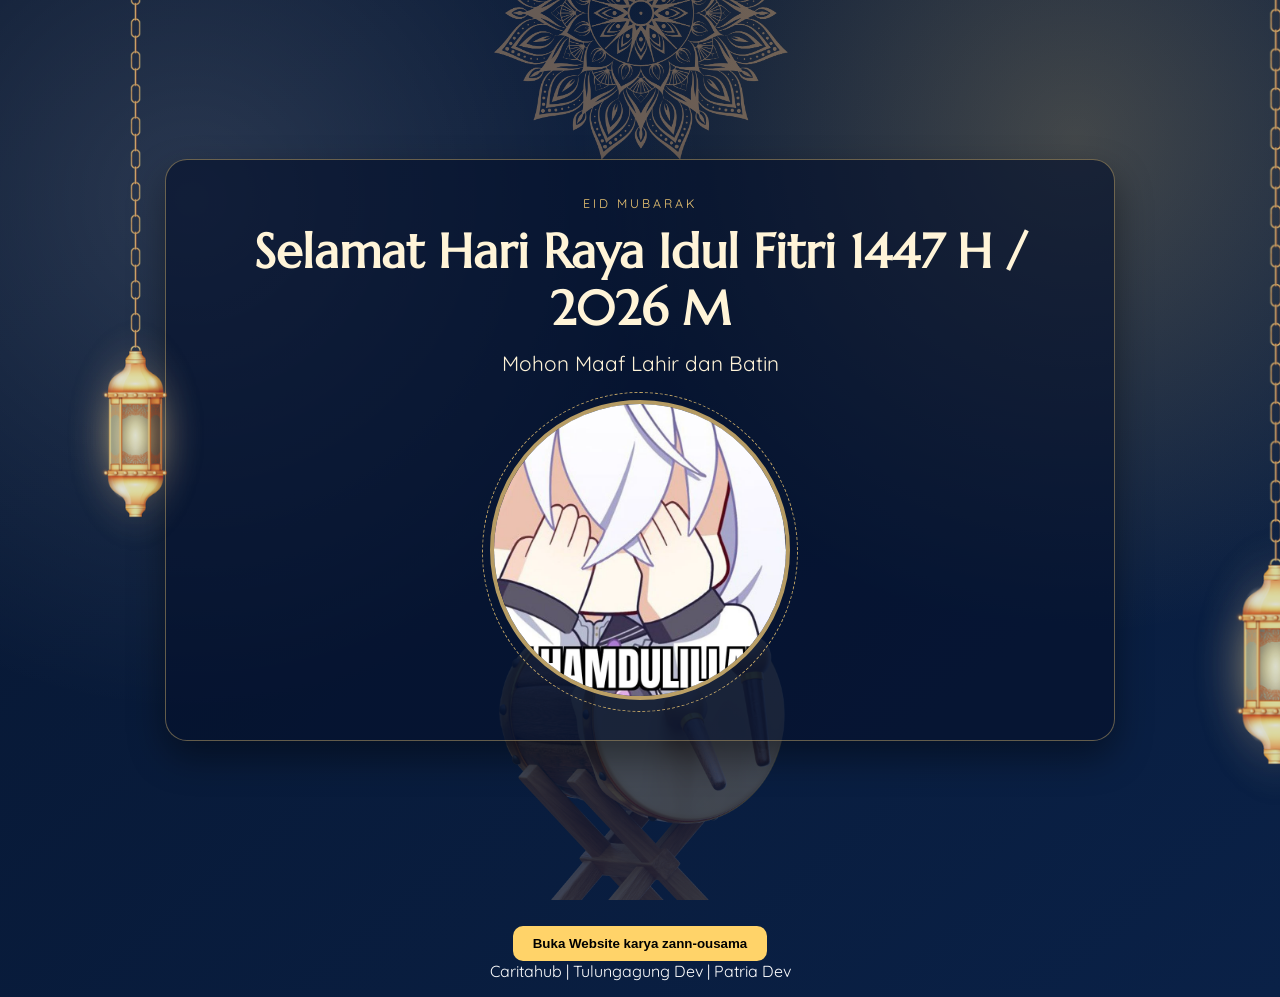
<file: index.html>
<!DOCTYPE html>
<html lang="id">
<head>
  <meta charset="UTF-8" />
  <meta name="viewport" content="width=device-width, initial-scale=1.0" />
  <title>Ucapan Idul Fitri 1447H - Variasi 3</title>
  <link rel="preconnect" href="https://fonts.googleapis.com" />
  <link rel="preconnect" href="https://fonts.gstatic.com" crossorigin />
  <link href="https://fonts.googleapis.com/css2?family=Marcellus&family=Quicksand:wght@400;500;700&display=swap" rel="stylesheet" />
  <link rel="stylesheet" href="style.css" />
</head>
<body>
  <section class="scene">
    <img class="top-ornament" src="assets/ornament.png" alt="Ornamen atas" />
    <img class="top-lantern top-lantern-left" src="assets/lentera1.png" alt="Lentera kiri" />
    <img class="top-lantern top-lantern-right" src="assets/lentera1.png" alt="Lentera kanan" />
    <img class="bedug" src="assets/bedug.png" alt="Bedug" />

    <div class="panel">
      <span class="headline">Eid Mubarak</span>
      <h1>Selamat Hari Raya Idul Fitri 1447 H / 2026 M</h1>
      <p>Mohon Maaf Lahir dan Batin</p>
      <div class="photo-frame">
        <img src="assets/alhamdulillah.jpg" alt="alhamdulillah" />
      </div>
    </div>
   
  </section>
  <footer style="text-align: center; color: white; padding: 16px 0;">
     <a href="profil/index.html" target="_blank">
  <button>Buka Website karya zann-ousama</button>
</a> <br>
    Caritahub | Tulungagung Dev | Patria Dev</footer>
</body>
</html>
</file>
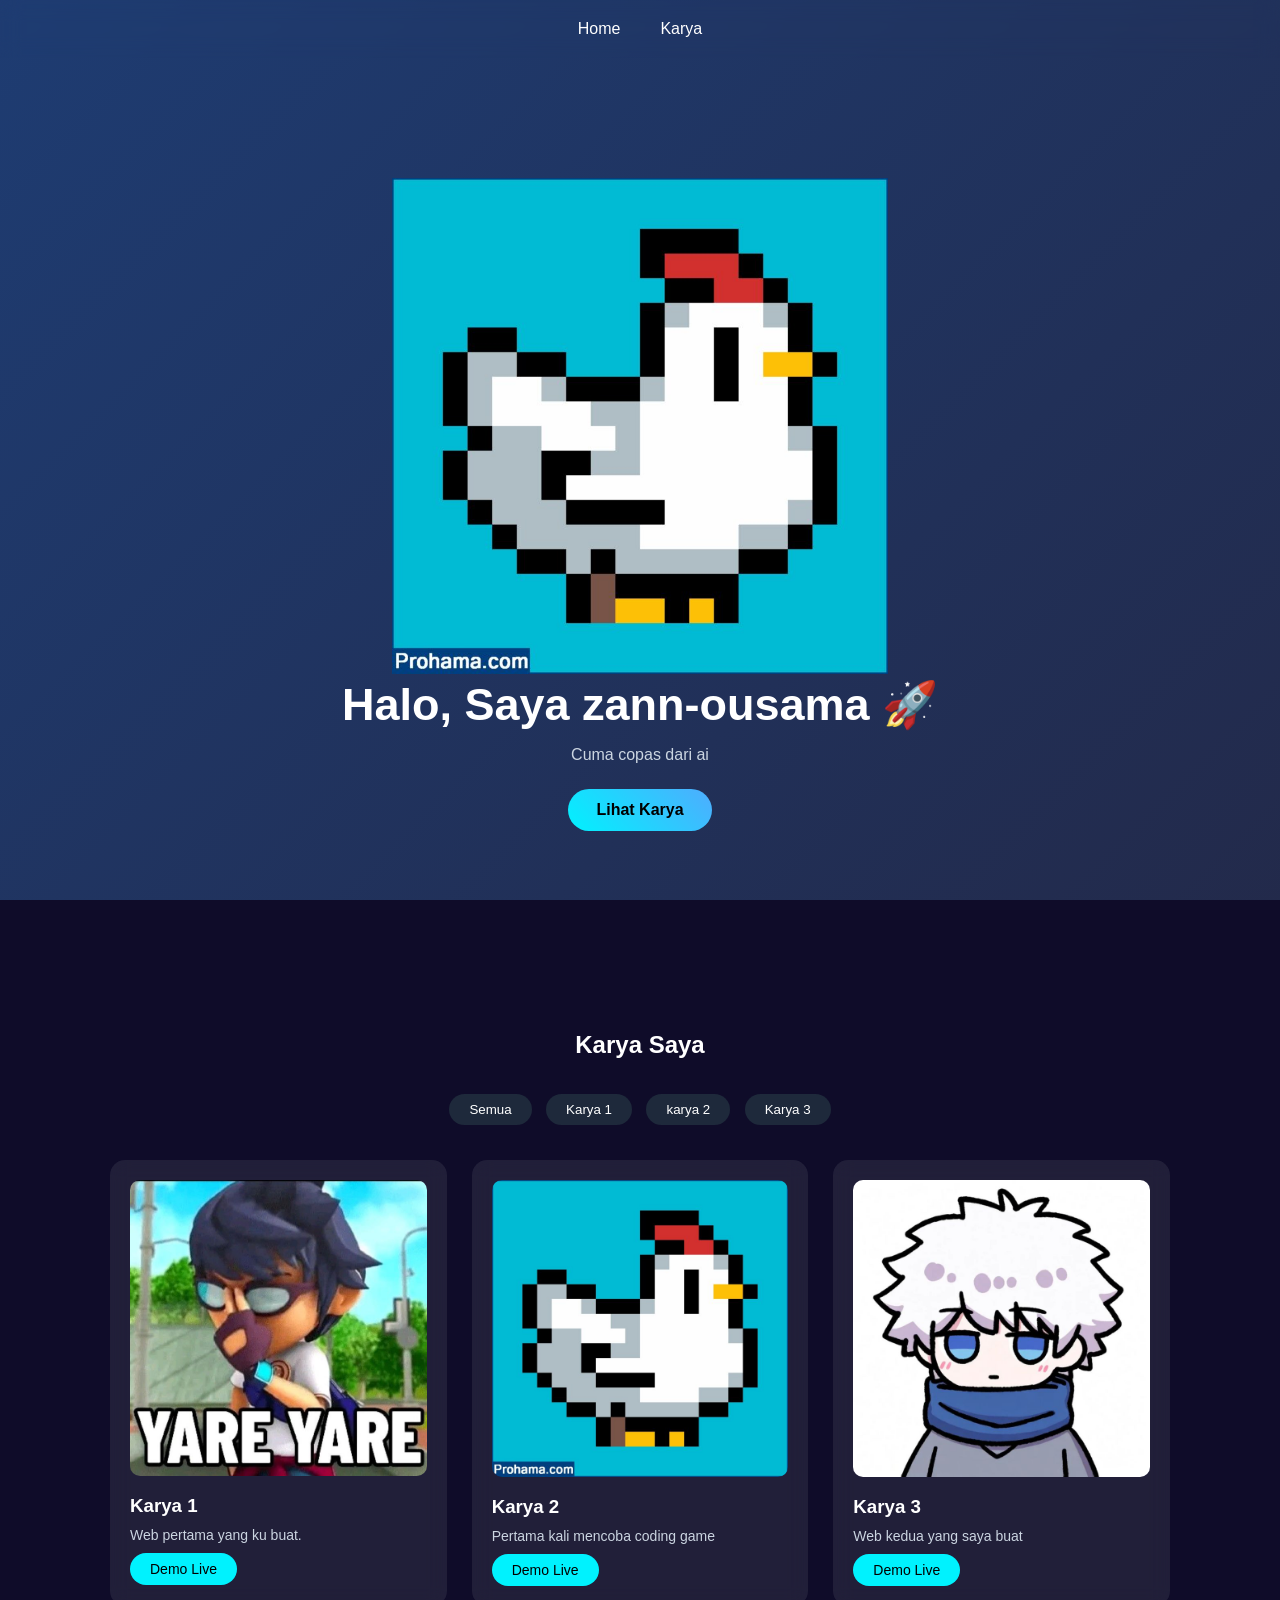
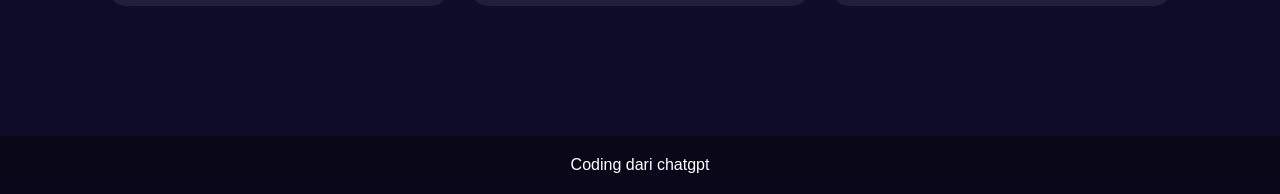
<file: profil/index.html>
<!DOCTYPE html>
<html lang="en">
<head>
<meta charset="UTF-8">
<meta name="viewport" content="width=device-width, initial-scale=1.0">
<title>Portfolio Startup</title>

<link rel="icon" type="image/png" href="../../../../Downloads/images.png">

<link rel="stylesheet" href="style.css">
</head>

<body>

<nav>
<a href="#home">Home</a>
<a href="#portfolio">Karya</a>
</nav>

<section class="hero" id="home">

    <img src="chiken_2_p2-768x768.jpg" width="40%" alt="ayam">
<h1>Halo, Saya zann-ousama 🚀</h1>
<p>Cuma copas dari ai</p>
<a href="#portfolio" class="btn">Lihat Karya</a>
</section>

<section class="portfolio" id="portfolio">
<h2>Karya Saya</h2>

<div class="filter-buttons">
<button onclick="filterProject('all')">Semua</button>
<button onclick="filterProject('web')">Karya 1</button>
<button onclick="filterProject('game')">karya 2</button>
<button onclick="filterProject('design')">Karya 3</button>
</div>

<div class="project-grid">

<div class="project-card web">
<img src="download (10).jpg">
<h3>Karya 1</h3>
<p>Web pertama yang ku buat.</p>
<a href="/html_basic_01/index1.html" class="demo-btn">Demo Live</a>
</div>

<div class="project-card game">
<img src="chiken_2_p2-768x768.jpg">
<h3>Karya 2</h3>
<p>Pertama kali mencoba coding game</p>
<a href="/html_basic_02/game.html" class="demo-btn">Demo Live</a>
</div>

<div class="project-card design">
<img src="[500] avatar 𓂃꙳⋆.jpg">
<h3>Karya 3</h3>
<p>Web kedua yang saya buat</p>
<a href="/html_basic_02/index2.html" class="demo-btn">Demo Live</a>
</div>

</div>
</section>

<footer>
Coding dari chatgpt
</footer>

<script>

/* 🎬 Scroll Animation */
const cards = document.querySelectorAll('.project-card');

window.addEventListener('scroll', () => {
cards.forEach(card => {
const rect = card.getBoundingClientRect();
if(rect.top < window.innerHeight - 100){
card.classList.add('show');
}
});
});

/* 🖼 Filter */
function filterProject(category){
const projects = document.querySelectorAll('.project-card');

projects.forEach(project=>{
project.style.display='none';
if(category === 'all' || project.classList.contains(category)){
project.style.display='block';
}
});
}

</script>

</body>
</html>
</file>
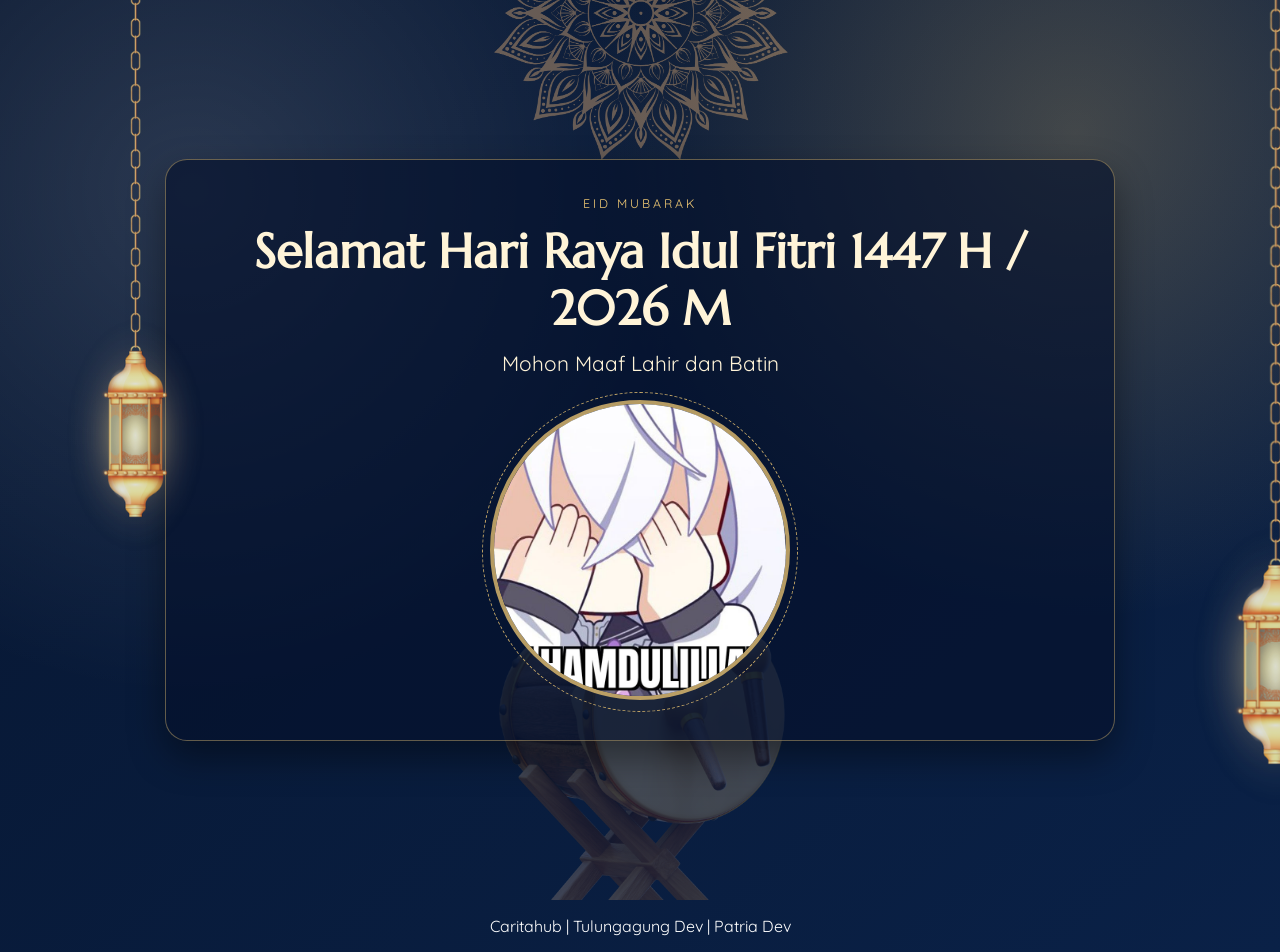
<file: ucapan/index.html>
<!DOCTYPE html>
<html lang="id">
<head>
  <meta charset="UTF-8" />
  <meta name="viewport" content="width=device-width, initial-scale=1.0" />
  <title>Ucapan Idul Fitri 1447H - Variasi 3</title>
  <link rel="preconnect" href="https://fonts.googleapis.com" />
  <link rel="preconnect" href="https://fonts.gstatic.com" crossorigin />
  <link href="https://fonts.googleapis.com/css2?family=Marcellus&family=Quicksand:wght@400;500;700&display=swap" rel="stylesheet" />
  <link rel="stylesheet" href="style.css" />
</head>
<body>
  <section class="scene">
    <img class="top-ornament" src="assets/ornament.png" alt="Ornamen atas" />
    <img class="top-lantern top-lantern-left" src="assets/lentera1.png" alt="Lentera kiri" />
    <img class="top-lantern top-lantern-right" src="assets/lentera1.png" alt="Lentera kanan" />
    <img class="bedug" src="assets/bedug.png" alt="Bedug" />

    <div class="panel">
      <span class="headline">Eid Mubarak</span>
      <h1>Selamat Hari Raya Idul Fitri 1447 H / 2026 M</h1>
      <p>Mohon Maaf Lahir dan Batin</p>
      <div class="photo-frame">
        <img src="assets/alhamdulillah.jpg" alt="alhamdulillah" />
      </div>
    </div>
  </section>
  <footer style="text-align: center; color: white; padding: 16px 0;">Caritahub | Tulungagung Dev | Patria Dev</footer>
</body>
</html>
</file>
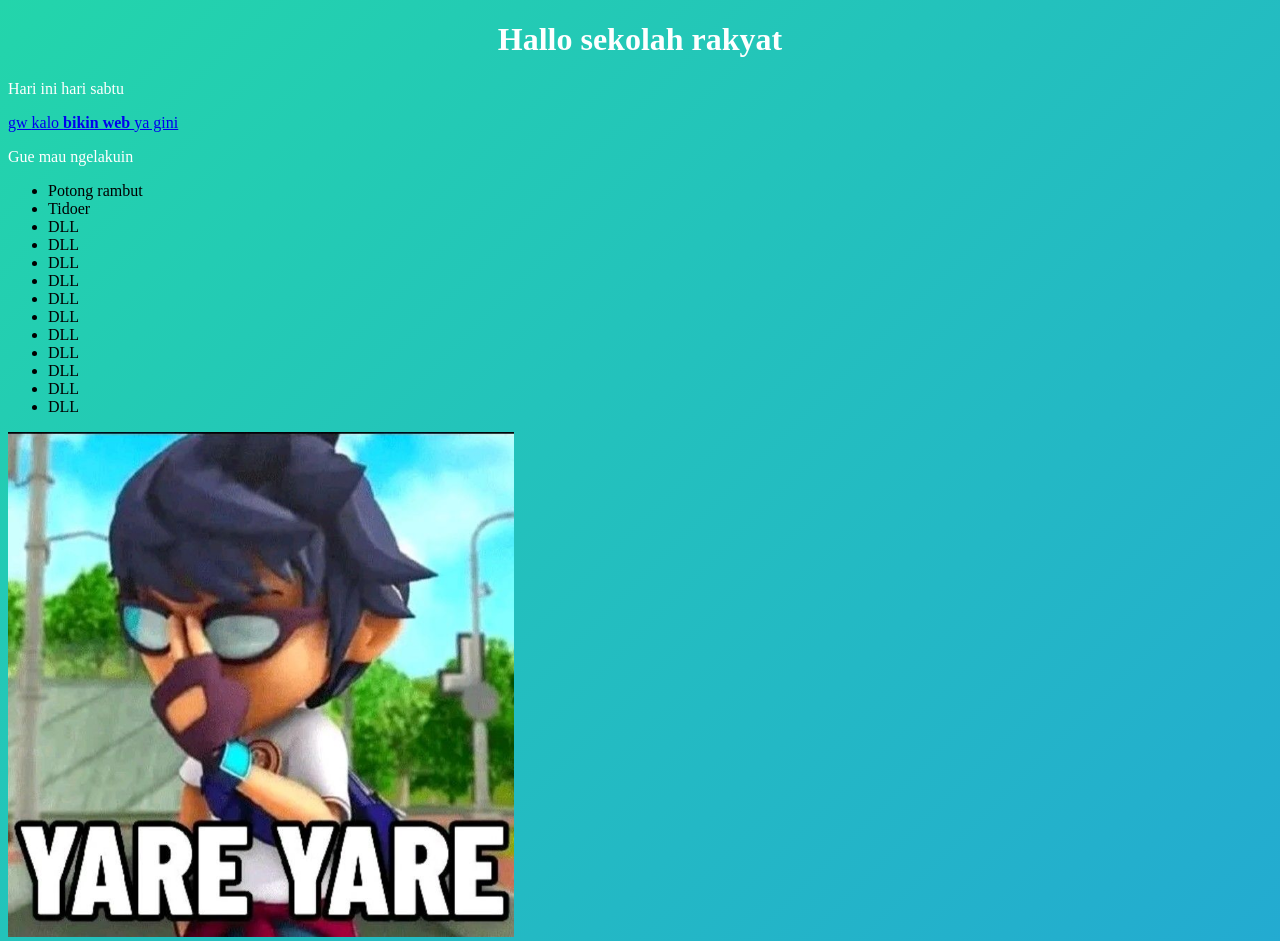
<file: html_basic_01/index1.html>
<!DOCTYPE html>
<html lang="en">
<head>
    <meta charset="UTF-8">
    <meta name="viewport" content="width=device-width, initial-scale=1.0">
    <title>Document</title>
    <link rel="stylesheet" href="style1.css">
</head>
<body>
  <h1>Hallo sekolah rakyat</h1>  
  <p>Hari ini hari sabtu</p>
  <a href="https://ebadrus.my.id/materi/SR_STUDENT_PLAYGROUND.html"><u>gw </u>kalo <b>bikin web </b>ya gini</a>
  <p>Gue mau ngelakuin</p>
  <ul>
    <li>Potong rambut</li>
    <li>Tidoer</li>
    <li>DLL</li>
    <li>DLL</li>
    <li>DLL</li>
    <li>DLL</li>
    <li>DLL</li>
    <li>DLL</li>
    <li>DLL</li>
    <li>DLL</li>
    <li>DLL</li>
    <li>DLL</li>
    <li>DLL</li>
</ul>
<img src="yareyare.jpg" alt="yareyare" width="40%">
</body>
</html>
</file>
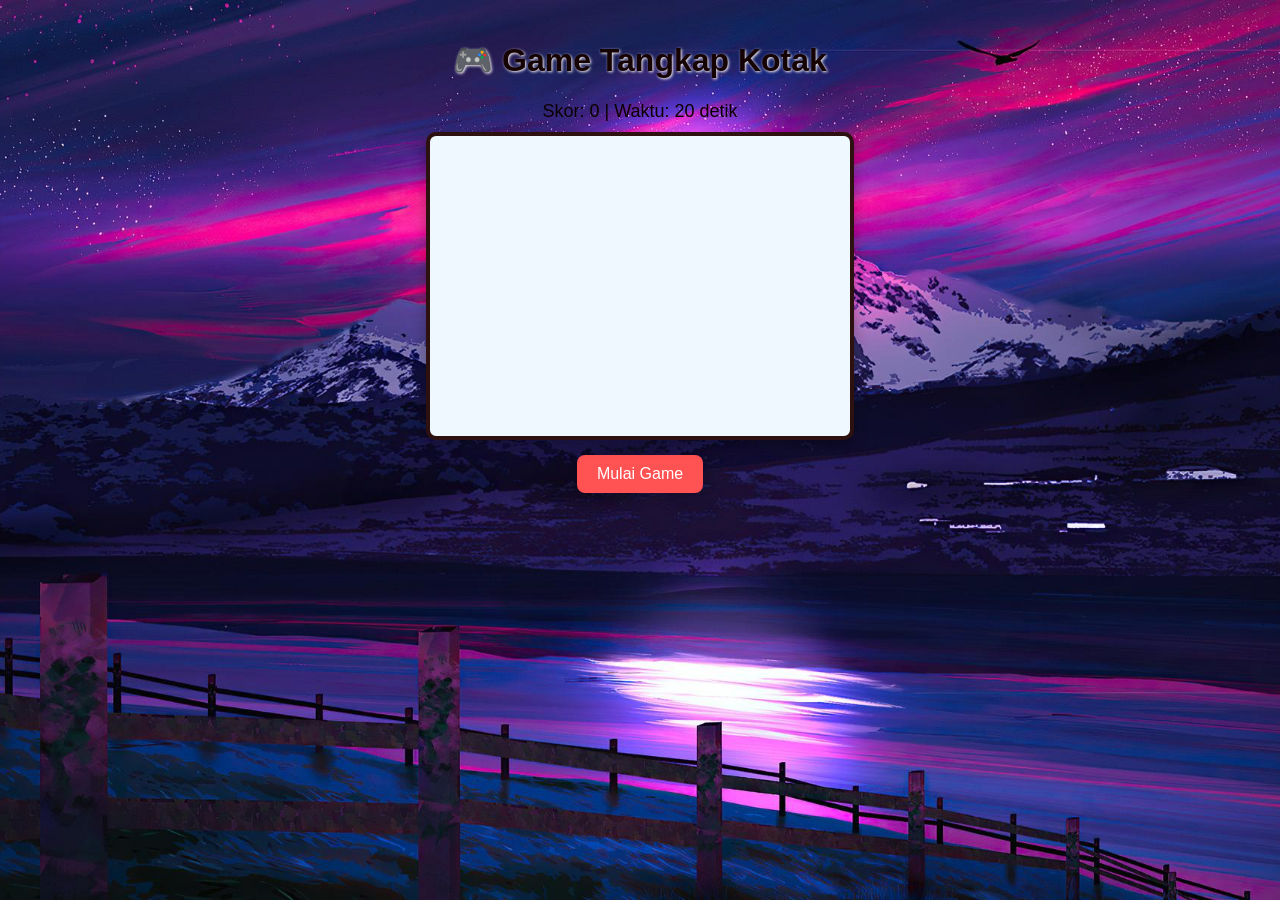
<file: html_basic_02/game.html>
<!DOCTYPE html>
<html>
<head>
  <title>Game Tangkap Kotak</title>
  <style>
    body {
      text-align: center;
      font-family: Arial, sans-serif;
       background-image:url(background.jpg); 
    background-repeat: no-repeat; /* Mencegah gambar berulang */
    background-size: cover; /* Menutupi seluruh layar */
    background-attachment: fixed; /* Gambar tidak bergerak saat di-scroll */
    background-position: center; 
      height: 100vh;
      margin: 0;
      padding-top: 20px;
    }

    h1 {
      color: rgb(21, 2, 2);
      text-shadow: 1px 1px 3px rgb(255, 249, 249);
    }

    #info {
      font-size: 18px;
      color: rgb(12, 0, 0);
      text-shadow: 1px 1px solid white;
      margin-bottom: 10px;
    }

    #gameArea {
      width: 420px;
      height: 300px;
      border: 4px solid rgb(45, 17, 17);
      margin: auto;
      position: relative;
      background-color: aliceblue;
      border-radius: 10px;
      box-shadow: 0 5px 15px rgba(0,0,0,0.3);
    }

    #box {
      width: 40px;
      height: 40px;
      background-image: url(logo.jpg);
      background-size: cover;
      position: absolute;
      display: none;
      cursor: pointer;
      border-radius: 8px;
    }

    button {
      margin-top: 15px;
      padding: 10px 20px;
      border: none;
      border-radius: 8px;
      font-size: 16px;
      cursor: pointer;
      background: #ff5252;
      color: white;
    }

    button:hover {
      background-image: url(logo.jpg);
    }
  </style>
</head>
<body>

<h1>🎮 Game Tangkap Kotak</h1>

<div id="info">
  Skor: <span id="score">0</span> | 
  Waktu: <span id="time">20</span> detik
</div>

<div id="gameArea">
  <div id="box"></div>
</div>

<button onclick="startGame()">Mulai Game</button>

<script>
  let score = 0;
  let timeLeft = 20;
  let gameInterval;
  let timerInterval;

  const box = document.getElementById("box");
  const gameArea = document.getElementById("gameArea");

  function moveBox() {
    const maxX = gameArea.clientWidth - box.clientWidth;
    const maxY = gameArea.clientHeight - box.clientHeight;

    const x = Math.floor(Math.random() * maxX);
    const y = Math.floor(Math.random() * maxY);

    box.style.left = x + "px";
    box.style.top = y + "px";
    box.style.display = "block";
  }

  box.onclick = function () {
    score++;
    document.getElementById("score").innerText = score;
    moveBox();
  };

  function startGame() {
    score = 0;
    timeLeft = 20;
    document.getElementById("score").innerText = score;
    document.getElementById("time").innerText = timeLeft;

    clearInterval(gameInterval);
    clearInterval(timerInterval);

    moveBox();
    gameInterval = setInterval(moveBox, 900);

    timerInterval = setInterval(() => {
      timeLeft--;
      document.getElementById("time").innerText = timeLeft;

      if (timeLeft <= 0) {
        clearInterval(gameInterval);
        clearInterval(timerInterval);
        box.style.display = "none";
        alert("⏰ Waktu habis! Skor akhir: " + score);
      }
    }, 1000);
  }
</script>

</body>
</html>
</file>
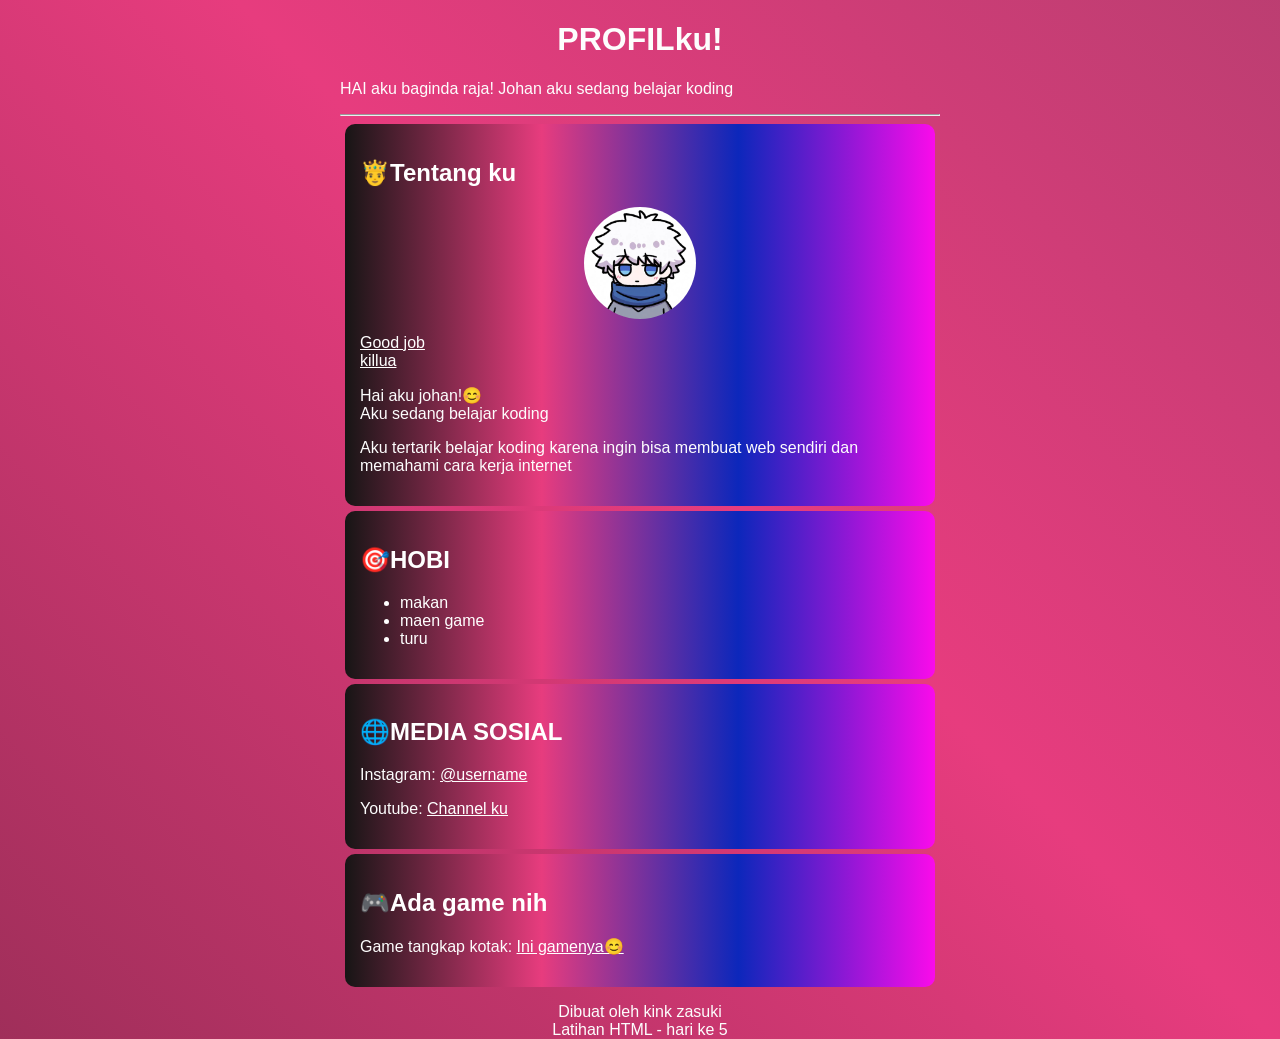
<file: html_basic_02/index2.html>
<!DOCTYPE html>
<html lang="en">
<head>
    <meta charset="UTF-8">
    <meta name="viewport" content="width=device-width, initial-scale=1.0">
    <title>web sang baginda</title>

    <link rel="icon" type="image/png" href="https://ebadrus.my.id/img.png">

    <link rel="stylesheet" href="style2.css">
</head>

<body>
  <h1>PROFILku!</h1>  
  <p>HAI aku baginda raja! Johan aku sedang belajar koding</p>
  <hr>


<section>
  <h2>🤴Tentang ku</h2>

  <img src="avatar.jpg" alt="avatar" width="20%">

  <a href="https://ebadrus.my.id/img.png">Good job</a>
  <br>
  <a href="avatar.jpg">killua</a>
  
  <p>Hai aku johan!😊 <br>
  Aku sedang belajar koding</p>
  <p>Aku tertarik belajar koding karena ingin bisa membuat web sendiri dan memahami cara kerja internet</p>

</section>

<section>
 
  <h2>🎯HOBI</h2>
  <ul>
    <li>makan</li>
    <li>maen game</li>
    <li>turu</li>
</ul>

</section>

<section>

  <h2>🌐MEDIA SOSIAL</h2>
  
  <p>Instagram: <a href="https://www.google.com" target="_blank">@username</a></p>
  <p>Youtube: <a href="https://www.google.com" target="_blank">Channel ku</a></p>
  
</section>

<section>

<h2>🎮Ada game nih</h2>
  <p>Game tangkap kotak: <a href="game.html" target="_blank">Ini gamenya😊</a></p>

</section>


<footer>

  <p>Dibuat oleh kink zasuki <br>
  Latihan HTML - hari ke 5</p>

</footer>

</body>
</html>
</file>
<file: style.css>
:root {
  --night: #071630;
  --night-2: #0a2147;
  --gold: #f0c974;
  --light: #fff4d8;
}

* {
  box-sizing: border-box;
  margin: 0;
  padding: 0;
}

body {
  min-height: 100vh;
  font-family: "Quicksand", sans-serif;
  color: var(--light);
  background:
    radial-gradient(circle at 15% 20%, rgba(255, 255, 255, 0.14), transparent 38%),
    radial-gradient(circle at 84% 14%, rgba(240, 201, 116, 0.25), transparent 36%),
    linear-gradient(140deg, var(--night), var(--night-2));
}

.scene {
  min-height: 100vh;
  padding: 1.2rem;
  display: grid;
  place-items: center;
  position: relative;
  overflow: hidden;
}

.top-ornament {
  position: absolute;
  top: 1.2rem;
  left: 50%;
  top: -15%;
  width: clamp(190px, 67vw, 300px);
  opacity: 0.38;
  transform: translateX(-50%);
  pointer-events: none;
  animation: ornament-spin 16s ease-in-out infinite;
}

.top-lantern {
  position: absolute;
  top: -6%;
  opacity: 0.86;
  pointer-events: none;
  animation: sway 4.2s ease-in-out infinite;
  z-index: 2;
}

.top-lantern-left {
  left: 5%;
  top: -30%;
  width: clamp(90px, 12vw, 150px);
}

.top-lantern-right {
  right: -7%;
  top: -20%;
  animation-delay: 1.1s;
  width: clamp(120px, 32vw, 180px);
}

.bedug {
  position: absolute;
  width: clamp(160px, 24vw, 290px);
  left: 50%;
  bottom: clamp(-34px, -2.8vw, -8px);
  opacity: 0.28;
  transform: translateX(-50%);
  animation: drift-center 4.5s ease-in-out infinite;
}

button{
   margin-top:10px;
  padding:10px 20px;
  border:none;
  border-radius:10px;
  background:#ffd369;
  font-weight:bold;
  cursor:pointer;
  transition:0.3s;
}

button:hover{
  transform:scale(1.1);
  box-shadow:0 0 10px #ffd369;
}

.panel {
  width: min(950px, 100%);
  display: grid;
  gap: 0.75rem;
  text-align: center;
  background: rgba(5, 18, 45, 0.66);
  border: 1px solid rgba(240, 201, 116, 0.4);
  border-radius: 22px;
  padding: clamp(1rem, 3.5vw, 2.2rem);
  box-shadow: 0 16px 36px rgba(0, 0, 0, 0.4);
  animation: fade-up 1s ease both;
}

.headline {
  color: var(--gold);
  text-transform: uppercase;
  letter-spacing: 0.24em;
  font-size: 0.78rem;
}

h1 {
  font-family: "Marcellus", serif;
  font-size: clamp(1.9rem, 4.2vw, 3rem);
  line-height: 1.2;
}

p {
  font-size: clamp(1rem, 2.2vw, 1.3rem);
}

.photo-frame {
  width: min(300px, 85%);
  margin: 0.8rem auto 0;
  position: relative;
}

.photo-frame::before {
  content: "";
  position: absolute;
  inset: -8px;
  border: 1px dashed rgba(240, 201, 116, 0.8);
  border-radius: 50%;
  animation: spin 18s linear infinite;
}

.photo-frame img {
  width: 100%;
  aspect-ratio: 1 / 1;
  border-radius: 50%;
  object-fit: cover;
  border: 4px solid rgba(240, 201, 116, 0.75);
}

@keyframes fade-up {
  from { opacity: 0; transform: translateY(20px); }
  to { opacity: 1; transform: translateY(0); }
}

@keyframes drift {
  0%,
  100% { transform: translateY(0); }
  50% { transform: translateY(-14px); }
}

@keyframes drift-center {
  0%,
  100% { transform: translateX(-50%) translateY(0); }
  50% { transform: translateX(-50%) translateY(-14px); }
}

@keyframes spin {
  from { transform: rotate(0deg); }
  to { transform: rotate(360deg); }
}

@keyframes ornament-spin {
  0% { transform: translateX(-50%) rotate(0deg) scale(1); }
  50% { transform: translateX(-50%) rotate(180deg) scale(1.04); }
  100% { transform: translateX(-50%) rotate(360deg) scale(1); }
}

@keyframes sway {
  0%,
  100% { transform: translateY(0) rotate(0deg); }
  50% { transform: translateY(10px) rotate(3deg); }
}

@media (max-width: 560px) {
  .top-ornament { opacity: 0.28; }
  .top-lantern { opacity: 0.55; }
  .bedug { opacity: 0.18; }
  .panel { border-radius: 18px; }
}
</file>
<file: profil/style.css>
*{
margin:0;
padding:0;
box-sizing:border-box;
font-family: 'Segoe UI', sans-serif;
scroll-behavior:smooth;
}

body{
color:white;
background:#0f0c29;
overflow-x:hidden;
}

/* 🌈 Animated Gradient Background */
body::before{
content:"";
position:fixed;
top:0;
left:0;
width:100%;
height:100%;
background:linear-gradient(-45deg,#0f0c29,#302b63,#24243e,#1e3c72);
background-size:400% 400%;
animation:gradientMove 12s ease infinite;
z-index:-1;
}

@keyframes gradientMove{
0%{background-position:0% 50%;}
50%{background-position:100% 50%;}
100%{background-position:0% 50%;}
}

/* Navbar */
nav{
display:flex;
justify-content:center;
gap:40px;
padding:20px;
backdrop-filter:blur(10px);
position:sticky;
top:0;
}

nav a{
color:white;
text-decoration:none;
font-weight:500;
transition:0.3s;
}

nav a:hover{
color:#00f2fe;
}

/* Hero */
.hero{
text-align:center;
padding:120px 20px;
}

.hero h1{
font-size:45px;
}

.hero p{
margin-top:15px;
color:#cbd5e1;
}

.btn{
display:inline-block;
margin-top:25px;
padding:12px 28px;
background:linear-gradient(45deg,#00f2fe,#4facfe);
border:none;
color:black;
border-radius:30px;
text-decoration:none;
font-weight:bold;
transition:0.3s;
cursor:pointer;
}

.btn:hover{
transform:scale(1.05);
}

/* Portfolio */
.portfolio{
padding:80px 20px;
max-width:1100px;
margin:auto;
}

.portfolio h2{
text-align:center;
margin-bottom:30px;
}

/* Filter Buttons */
.filter-buttons{
text-align:center;
margin-bottom:30px;
}

.filter-buttons button{
margin:5px;
padding:8px 20px;
border:none;
border-radius:20px;
cursor:pointer;
background:#1e293b;
color:white;
}

.filter-buttons button:hover{
background:#00f2fe;
color:black;
}

/* Grid */
.project-grid{
display:grid;
grid-template-columns:repeat(auto-fit,minmax(250px,1fr));
gap:25px;
}

.project-card{
background:rgba(255,255,255,0.08);
padding:20px;
border-radius:15px;
backdrop-filter:blur(10px);
transition:0.5s;
opacity:0;
transform:translateY(50px);
}

.project-card.show{
opacity:1;
transform:translateY(0);
}

.project-card:hover{
transform:translateY(-10px);
}

.project-card img{
width:100%;
border-radius:10px;
}

.project-card h3{
margin-top:15px;
}

.project-card p{
font-size:14px;
margin:10px 0;
color:#cbd5e1;
}

.demo-btn{
display:inline-block;
padding:8px 20px;
background:#00f2fe;
color:black;
border-radius:20px;
text-decoration:none;
font-size:14px;
}

/* Footer */
footer{
text-align:center;
padding:20px;
margin-top:50px;
background:rgba(0,0,0,0.4);
}
</file>
<file: ucapan/style.css>
:root {
  --night: #071630;
  --night-2: #0a2147;
  --gold: #f0c974;
  --light: #fff4d8;
}

* {
  box-sizing: border-box;
  margin: 0;
  padding: 0;
}

body {
  min-height: 100vh;
  font-family: "Quicksand", sans-serif;
  color: var(--light);
  background:
    radial-gradient(circle at 15% 20%, rgba(255, 255, 255, 0.14), transparent 38%),
    radial-gradient(circle at 84% 14%, rgba(240, 201, 116, 0.25), transparent 36%),
    linear-gradient(140deg, var(--night), var(--night-2));
}

.scene {
  min-height: 100vh;
  padding: 1.2rem;
  display: grid;
  place-items: center;
  position: relative;
  overflow: hidden;
}

.top-ornament {
  position: absolute;
  top: 1.2rem;
  left: 50%;
  top: -15%;
  width: clamp(190px, 67vw, 300px);
  opacity: 0.38;
  transform: translateX(-50%);
  pointer-events: none;
  animation: ornament-spin 16s ease-in-out infinite;
}

.top-lantern {
  position: absolute;
  top: -6%;
  opacity: 0.86;
  pointer-events: none;
  animation: sway 4.2s ease-in-out infinite;
  z-index: 2;
}

.top-lantern-left {
  left: 5%;
  top: -30%;
  width: clamp(90px, 12vw, 150px);
}

.top-lantern-right {
  right: -7%;
  top: -20%;
  animation-delay: 1.1s;
  width: clamp(120px, 32vw, 180px);
}

.bedug {
  position: absolute;
  width: clamp(160px, 24vw, 290px);
  left: 50%;
  bottom: clamp(-34px, -2.8vw, -8px);
  opacity: 0.28;
  transform: translateX(-50%);
  animation: drift-center 4.5s ease-in-out infinite;
}

.panel {
  width: min(950px, 100%);
  display: grid;
  gap: 0.75rem;
  text-align: center;
  background: rgba(5, 18, 45, 0.66);
  border: 1px solid rgba(240, 201, 116, 0.4);
  border-radius: 22px;
  padding: clamp(1rem, 3.5vw, 2.2rem);
  box-shadow: 0 16px 36px rgba(0, 0, 0, 0.4);
  animation: fade-up 1s ease both;
}

.headline {
  color: var(--gold);
  text-transform: uppercase;
  letter-spacing: 0.24em;
  font-size: 0.78rem;
}

h1 {
  font-family: "Marcellus", serif;
  font-size: clamp(1.9rem, 4.2vw, 3rem);
  line-height: 1.2;
}

p {
  font-size: clamp(1rem, 2.2vw, 1.3rem);
}

.photo-frame {
  width: min(300px, 85%);
  margin: 0.8rem auto 0;
  position: relative;
}

.photo-frame::before {
  content: "";
  position: absolute;
  inset: -8px;
  border: 1px dashed rgba(240, 201, 116, 0.8);
  border-radius: 50%;
  animation: spin 18s linear infinite;
}

.photo-frame img {
  width: 100%;
  aspect-ratio: 1 / 1;
  border-radius: 50%;
  object-fit: cover;
  border: 4px solid rgba(240, 201, 116, 0.75);
}

@keyframes fade-up {
  from { opacity: 0; transform: translateY(20px); }
  to { opacity: 1; transform: translateY(0); }
}

@keyframes drift {
  0%,
  100% { transform: translateY(0); }
  50% { transform: translateY(-14px); }
}

@keyframes drift-center {
  0%,
  100% { transform: translateX(-50%) translateY(0); }
  50% { transform: translateX(-50%) translateY(-14px); }
}

@keyframes spin {
  from { transform: rotate(0deg); }
  to { transform: rotate(360deg); }
}

@keyframes ornament-spin {
  0% { transform: translateX(-50%) rotate(0deg) scale(1); }
  50% { transform: translateX(-50%) rotate(180deg) scale(1.04); }
  100% { transform: translateX(-50%) rotate(360deg) scale(1); }
}

@keyframes sway {
  0%,
  100% { transform: translateY(0) rotate(0deg); }
  50% { transform: translateY(10px) rotate(3deg); }
}

@media (max-width: 560px) {
  .top-ornament { opacity: 0.28; }
  .top-lantern { opacity: 0.55; }
  .bedug { opacity: 0.18; }
  .panel { border-radius: 18px; }
}
</file>
<file: html_basic_01/style1.css>
h1,p{
    color: white;
}
h1 { text-align: center;
}
body {
    margin: 80;
    padding: 20;
    height: 60vh;
    background: linear-gradient(-45deg, #ee7752, #e73c7e, #23a6d5, #23d5ab);
    background-size: 400% 400%;
    animation: gradientBG 1.5s ease infinite;
  }

  @keyframes gradientBG {
    0% { background-position: 0% 50%; }
    50% { background-position: 100% 50%; }
    100% { background-position: 0% 50%; }
  }
</file>
<file: html_basic_02/style2.css>
h1,p{

    color: rgb(253, 253, 253);
}

h1 {

   text-align: center;
}

body {
  
  font-family: Arial, Helvetica, sans-serif;
    margin: 20px auto;
    padding: 20;
    height: 60vh;
    max-width: 600px;
    background: linear-gradient(45deg, #171515, #e73c7e, #4e4251, #3420ee);
    background-size: 600% 600%;
    animation: gradientBG 5.5s ease infinite;
  }

  @keyframes gradientBG {
    0% { background-position: 0% 50%; }
    50% { background-position: 100% 50%; }
    100% { background-position: 0% 50%; }
  }



  img {
    
    border-radius: 50%;
    display: block;
    margin: 0 auto 15px;
  }

  h2,ul{

    color: rgb(255, 255, 255);
  }

  section{

    padding: 15px;
    margin: 5px;
    border-radius: 10px;
    max-width: 600px;
    background: linear-gradient(90deg, #171515, #e73c7e, #0c27bb, rgb(250, 11, 234));
    background-size: 100% 100%;
    animation: gradientBG 1s ease infinite;
  }

  @keyframes gradientBG {

    0% { background-position: 0% 50%; }
    50% { background-position: 100% 50%; }
    100% { background-position: 0% 50%; }
  }

  

a{

  color: white;
}
footer{
  
  text-align: center;
}
</file>
